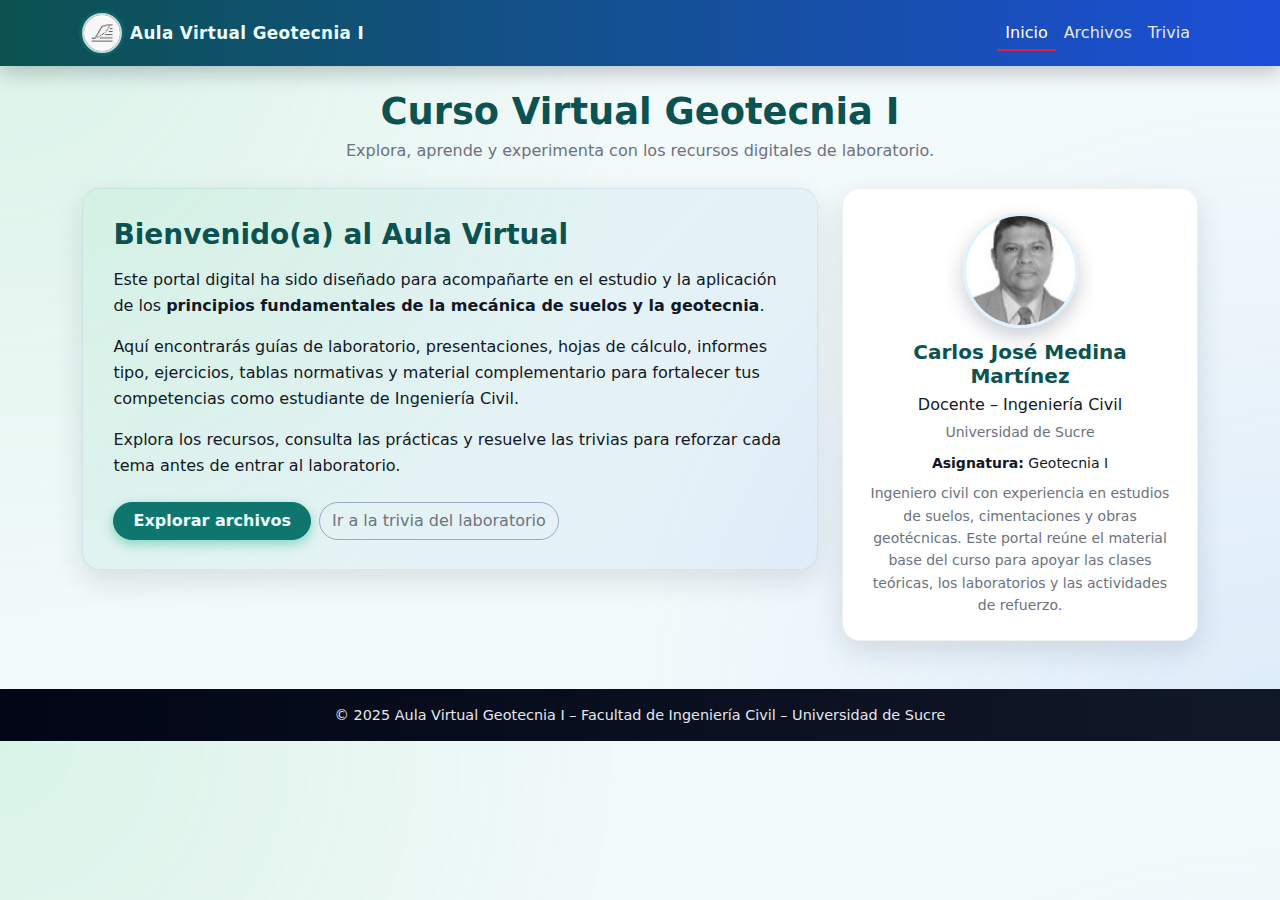
<file: index.html>
<!DOCTYPE html>
<html lang="es">

<head>
  <meta charset="UTF-8">
  <title>Aula Virtual Geotecnia I</title>
  <meta name="viewport" content="width=device-width, initial-scale=1">

  <!-- Bootstrap -->
  <link href="https://cdn.jsdelivr.net/npm/bootstrap@5.3.3/dist/css/bootstrap.min.css" rel="stylesheet">

  <!-- Estilos propios -->
  <link rel="stylesheet" href="style.css">
</head>

<body>

  <!-- NAVBAR -->
  <nav class="navbar navbar-expand-lg">
    <div class="container">

      <!-- LOGO + TÍTULO -->
      <a class="navbar-brand d-flex align-items-center fw-bold" href="index.html">
        <img src="imagenes/logo.jpg" alt="Logo laboratorio de geotecnia" class="logo-empresa me-2">
        <span>Aula Virtual Geotecnia I</span>
      </a>

      <!-- BOTÓN HAMBURGUESA -->
      <button class="navbar-toggler" type="button" data-bs-toggle="collapse" data-bs-target="#navBar">
        <span class="navbar-toggler-icon"></span>
      </button>

      <!-- ITEMS DEL MENÚ -->
      <div class="collapse navbar-collapse" id="navBar">
        <ul class="navbar-nav ms-auto">
          <li class="nav-item"><a class="nav-link active" href="index.html">Inicio</a></li>
          <li class="nav-item"><a class="nav-link" href="archivos.html">Archivos</a></li>
          <li class="nav-item"><a class="nav-link" href="trivia.html">Trivia</a></li>
        </ul>
      </div>

    </div>
  </nav>
  <!-- /NAVBAR -->

  <!-- CABECERA -->
  <header class="py-4">
    <div class="container">
      <h1 class="text-center fw-bold mb-1">Curso Virtual Geotecnia I</h1>
      <p class="text-center text-muted mb-0">
        Explora, aprende y experimenta con los recursos digitales de laboratorio.
      </p>
    </div>
  </header>

  <!-- CONTENIDO PRINCIPAL -->
  <main class="container mb-5">
    <div class="row g-4">

      <!-- COLUMNA IZQUIERDA (BIENVENIDA) -->
      <div class="col-lg-8">
        <section class="hero card-custom">
          <h3 class="mb-3">Bienvenido(a) al Aula Virtual</h3>

          <p>
            Este portal digital ha sido diseñado para acompañarte en el estudio y la aplicación de los
            <strong>principios fundamentales de la mecánica de suelos y la geotecnia</strong>.
          </p>

          <p>
            Aquí encontrarás guías de laboratorio, presentaciones, hojas de cálculo, informes tipo,
            ejercicios, tablas normativas y material complementario para fortalecer tus competencias
            como estudiante de Ingeniería Civil.
          </p>

          <p class="mb-0">
            Explora los recursos, consulta las prácticas y resuelve las trivias para reforzar cada tema
            antes de entrar al laboratorio.
          </p>

          <div class="mt-4 d-flex flex-wrap gap-2">
            <a href="archivos.html" class="btn btn-main">Explorar archivos</a>
            <a href="trivia.html" class="btn btn-outline-secondary">Ir a la trivia del laboratorio</a>
          </div>
        </section>
      </div>

      <!-- COLUMNA DERECHA (DOCENTE) -->
      <div class="col-lg-4">
        <aside class="card-custom p-4 text-center">

          <!-- FOTO DEL PROFESOR -->
          <img src="imagenes/foto-profesor.jpg" alt="Foto del docente" class="docente-foto">

          <h5 class="fw-bold mb-1">Carlos José Medina Martínez</h5>
          <p class="mb-1">Docente – Ingeniería Civil</p>
          <p class="text-muted small mb-2">Universidad de Sucre</p>

          <p class="small mb-2"><strong>Asignatura:</strong> Geotecnia I</p>

          <p class="small text-muted mb-0">
            Ingeniero civil con experiencia en estudios de suelos, cimentaciones y obras geotécnicas.
            Este portal reúne el material base del curso para apoyar las clases teóricas, los laboratorios
            y las actividades de refuerzo.
          </p>

        </aside>
      </div>

    </div>
  </main>

  <!-- PIE DE PÁGINA -->
  <footer class="site-footer">
    <div class="container text-center">
      © 2025 Aula Virtual Geotecnia I – Facultad de Ingeniería Civil – Universidad de Sucre
    </div>
  </footer>

  <!-- SCRIPTS -->
  <script src="https://cdn.jsdelivr.net/npm/bootstrap@5.3.3/dist/js/bootstrap.bundle.min.js"></script>
</body>

</html>
</file>
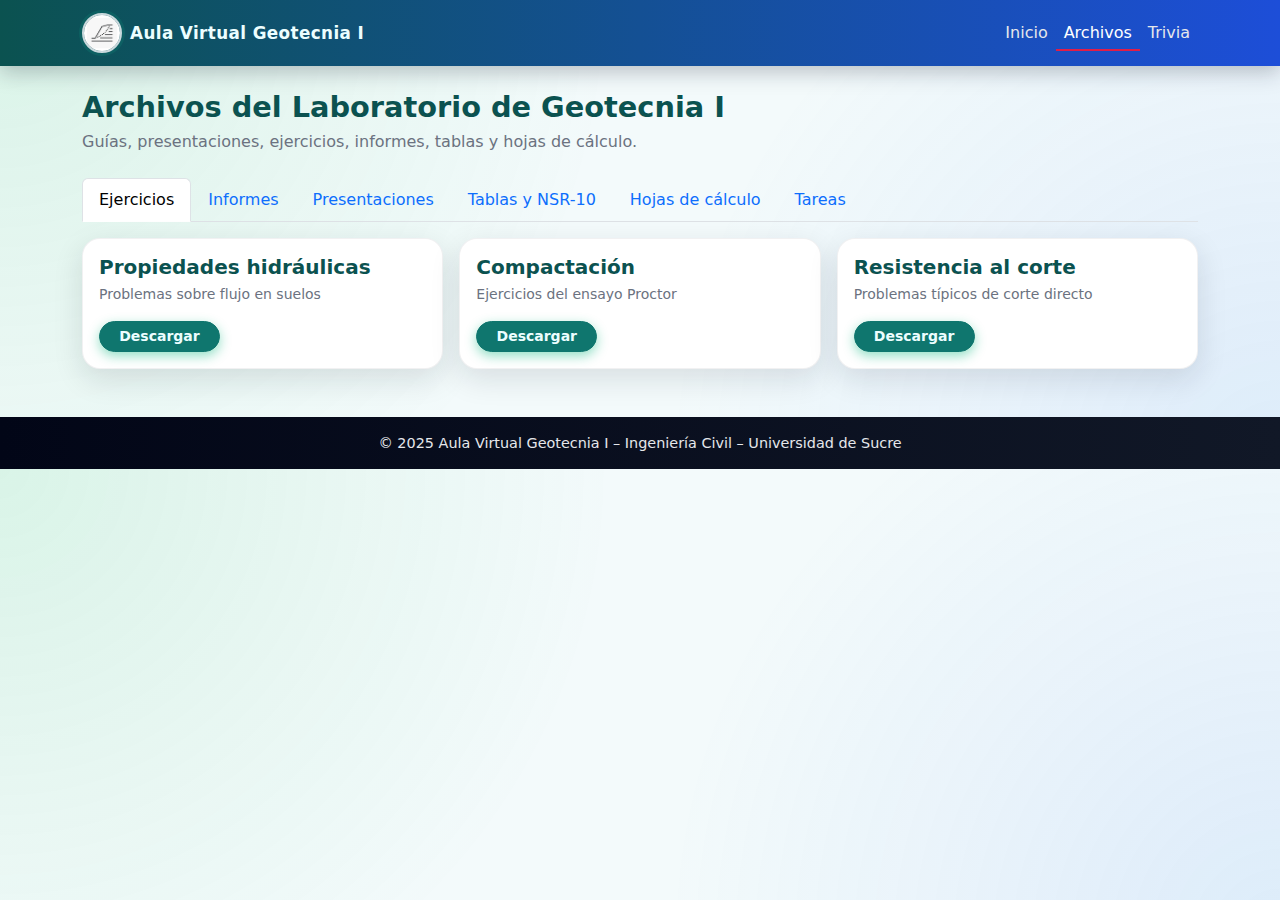
<file: archivos.html>
<!DOCTYPE html>
<html lang="es">

<head>
  <meta charset="UTF-8">
  <title>Archivos – Aula Virtual Geotecnia I</title>
  <meta name="viewport" content="width=device-width, initial-scale=1">

  <link href="https://cdn.jsdelivr.net/npm/bootstrap@5.3.3/dist/css/bootstrap.min.css" rel="stylesheet">
  <link rel="stylesheet" href="style.css">
</head>

<body>

  <!-- NAVBAR -->
  <nav class="navbar navbar-expand-lg">
    <div class="container">

      <a class="navbar-brand d-flex align-items-center fw-bold" href="index.html">
        <img src="imagenes/logo.jpg" alt="Logo laboratorio" class="logo-empresa me-2">
        <span>Aula Virtual Geotecnia I</span>
      </a>

      <button class="navbar-toggler" type="button" data-bs-toggle="collapse" data-bs-target="#navBar">
        <span class="navbar-toggler-icon"></span>
      </button>

      <div class="collapse navbar-collapse" id="navBar">
        <ul class="navbar-nav ms-auto">
          <li class="nav-item"><a class="nav-link" href="index.html">Inicio</a></li>
          <li class="nav-item"><a class="nav-link active" href="archivos.html">Archivos</a></li>
          <li class="nav-item"><a class="nav-link" href="trivia.html">Trivia</a></li>
        </ul>
      </div>

    </div>
  </nav>
  <!-- /NAVBAR -->


  <!-- HEADER -->
  <header class="py-4">
    <div class="container">
      <h2 class="fw-bold mb-1">Archivos del Laboratorio de Geotecnia I</h2>
      <p class="text-muted mb-0">Guías, presentaciones, ejercicios, informes, tablas y hojas de cálculo.</p>
    </div>
  </header>


  <!-- CONTENIDO -->
  <main class="container mb-5">

    <!-- PESTAÑAS -->
    <ul class="nav nav-tabs mb-3">

      <li class="nav-item">
        <button class="nav-link active" data-bs-toggle="tab" data-bs-target="#ejercicios">Ejercicios</button>
      </li>

      <li class="nav-item">
        <button class="nav-link" data-bs-toggle="tab" data-bs-target="#informes">Informes</button>
      </li>

      <li class="nav-item">
        <button class="nav-link" data-bs-toggle="tab" data-bs-target="#presentaciones">Presentaciones</button>
      </li>

      <li class="nav-item">
        <button class="nav-link" data-bs-toggle="tab" data-bs-target="#tablas">Tablas y NSR-10</button>
      </li>

      <li class="nav-item">
        <button class="nav-link" data-bs-toggle="tab" data-bs-target="#hojas">Hojas de cálculo</button>
      </li>

      <li class="nav-item">
        <button class="nav-link" data-bs-toggle="tab" data-bs-target="#tareas">Tareas</button>
      </li>

    </ul>


    <div class="tab-content">


      <!-- ========================================= -->
      <!-- 🚧 EJERCICIOS -->
      <!-- ========================================= -->

      <div class="tab-pane fade show active" id="ejercicios">
        <div class="row g-3">

          <div class="col-md-4">
            <div class="card-custom p-3">
              <h5 class="mb-1">Propiedades hidráulicas</h5>
              <p class="text-muted small">Problemas sobre flujo en suelos</p>
              <a href="Ejercicios/ejercicios_propiedades_hidraulicas.pdf" class="btn btn-main btn-sm">Descargar</a>
            </div>
          </div>

          <div class="col-md-4">
            <div class="card-custom p-3">
              <h5 class="mb-1">Compactación</h5>
              <p class="text-muted small">Ejercicios del ensayo Proctor</p>
              <a href="Ejercicios/ejercicioscompactación.pdf" class="btn btn-main btn-sm">Descargar</a>
            </div>
          </div>

          <div class="col-md-4">
            <div class="card-custom p-3">
              <h5 class="mb-1">Resistencia al corte</h5>
              <p class="text-muted small">Problemas típicos de corte directo</p>
              <a href="Ejercicios/problemas_resistenciacorte.pdf" class="btn btn-main btn-sm">Descargar</a>
            </div>
          </div>

        </div>
      </div>




      <!-- ========================================= -->
      <!-- 📄 INFORMES -->
      <!-- ========================================= -->

      <div class="tab-pane fade" id="informes">
        <div class="row g-3">

          <div class="col-md-4">
            <div class="card-custom p-3">
              <h5>Informe 1 – Granulometría</h5>
              <a href="Informes/informe-1-Granulometria.pdf" class="btn btn-main btn-sm">Descargar</a>
            </div>
          </div>

          <div class="col-md-4">
            <div class="card-custom p-3">
              <h5>Informe 2 – Hidrometría</h5>
              <a href="Informes/informe-2-Hidrometria.pdf" class="btn btn-main btn-sm">Descargar</a>
            </div>
          </div>

          <div class="col-md-4">
            <div class="card-custom p-3">
              <h5>Informe 3 – Límites Atterberg</h5>
              <a href="Informes/informe-3-Geotecnia-Limites-atterberg.pdf" class="btn btn-main btn-sm">Descargar</a>
            </div>
          </div>

          <div class="col-md-4">
            <div class="card-custom p-3">
              <h5>Informe 4 – Relaciones de fases</h5>
              <a href="Informes/informe-4-Relaciones-fases.pdf" class="btn btn-main btn-sm">Descargar</a>
            </div>
          </div>

          <div class="col-md-4">
            <div class="card-custom p-3">
              <h5>Informe 5 – Peso unitario</h5>
              <a href="Informes/informe-5-Peso-unitario.pdf" class="btn btn-main btn-sm">Descargar</a>
            </div>
          </div>

          <div class="col-md-4">
            <div class="card-custom p-3">
              <h5>Informe 6 – Ensayo Proctor Mod.</h5>
              <a href="Informes/informe-6-ensayo-proctor-modificado.pdf" class="btn btn-main btn-sm">Descargar</a>
            </div>
          </div>

          <div class="col-md-4">
            <div class="card-custom p-3">
              <h5>Informe 7 – Cono de arena</h5>
              <a href="Informes/informe-7-Cono-Arena.pdf" class="btn btn-main btn-sm">Descargar</a>
            </div>
          </div>

          <div class="col-md-4">
            <div class="card-custom p-3">
              <h5>Informe 8 – Consolidación</h5>
              <a href="Informes/informe-8-consolidacion.pdf" class="btn btn-main btn-sm">Descargar</a>
            </div>
          </div>

          <div class="col-md-4">
            <div class="card-custom p-3">
              <h5>Informe 9 – Consolidación (II)</h5>
              <a href="Informes/informe-9-Consolidacion.pdf" class="btn btn-main btn-sm">Descargar</a>
            </div>
          </div>

          <div class="col-md-4">
            <div class="card-custom p-3">
              <h5>Informe 10 – Corte Directo</h5>
              <a href="Informes/informe-10-CorteDirecto.pdf" class="btn btn-main btn-sm">Descargar</a>
            </div>
          </div>

          <div class="col-md-4">
            <div class="card-custom p-3">
              <h5>Informe 11 – Compresión inconfinada</h5>
              <a href="Informes/informe-11-Compresion-Inconfinada.pdf" class="btn btn-main btn-sm">Descargar</a>
            </div>
          </div>

        </div>
      </div>




      <!-- ========================================= -->
      <!-- 🎞 PRESENTACIONES -->
      <!-- ========================================= -->

      <div class="tab-pane fade" id="presentaciones">
        <div class="row g-3">

          <div class="col-md-4">
            <div class="card-custom p-3">
              <h5>Programación del curso</h5>
              <a href="Presentaciones/Programación-curso-Geotecnia-I.pdf" class="btn btn-main btn-sm">Descargar</a>
            </div>
          </div>

          <!-- Módulos reales -->
          <div class="col-md-4">
            <div class="card-custom p-3">
              <h5>Módulo 1 – Dist. Granulométrica</h5>
              <a href="Presentaciones/MODULO-1-dist granulometrica.pdf" class="btn btn-main btn-sm">Descargar</a>
            </div>
          </div>

          <div class="col-md-4">
            <div class="card-custom p-3">
              <h5>Módulo 2 – Consistencia suelos finos</h5>
              <a href="Presentaciones/MODULO-2-consistencia suelos finos.pdf" class="btn btn-main btn-sm">Descargar</a>
            </div>
          </div>

          <div class="col-md-4">
            <div class="card-custom p-3">
              <h5>Módulo 3 – Clasificación de suelos</h5>
              <a href="Presentaciones/MODULO-3-Clasificación de suelos.pdf" class="btn btn-main btn-sm">Descargar</a>
            </div>
          </div>

          <div class="col-md-4">
            <div class="card-custom p-3">
              <h5>Módulo 4 – Relaciones de fases</h5>
              <a href="Presentaciones/MODULO-4-Relaciones de fases.pdf" class="btn btn-main btn-sm">Descargar</a>
            </div>
          </div>

          <div class="col-md-4">
            <div class="card-custom p-3">
              <h5>Módulo 6 – Compactación</h5>
              <a href="Presentaciones/MODULO-6-Compactación.pdf" class="btn btn-main btn-sm">Descargar</a>
            </div>
          </div>

          <div class="col-md-4">
            <div class="card-custom p-3">
              <h5>Módulo 7 – Propiedades hidráulicas</h5>
              <a href="Presentaciones/MODULO-7-Prop hidraulicas.pdf" class="btn btn-main btn-sm">Descargar</a>
            </div>
          </div>

          <div class="col-md-4">
            <div class="card-custom p-3">
              <h5>Módulo 8 – Esfuerzos en suelos</h5>
              <a href="Presentaciones/MODULO-8-Esfuerzos en una masa de suelo.pdf" class="btn btn-main btn-sm">Descargar</a>
            </div>
          </div>

          <div class="col-md-4">
            <div class="card-custom p-3">
              <h5>Módulo 9 – Consolidación</h5>
              <a href="Presentaciones/MODULO-9-Consolidación.pdf" class="btn btn-main btn-sm">Descargar</a>
            </div>
          </div>

          <div class="col-md-4">
            <div class="card-custom p-3">
              <h5>Módulo 10 – Resistencia al corte</h5>
              <a href="Presentaciones/MODULO-10-Resistencia al corte.pdf" class="btn btn-main btn-sm">Descargar</a>
            </div>
          </div>

        </div>
      </div>




      <!-- ========================================= -->
      <!-- 📊 TABLAS / NSR-10 -->
      <!-- ========================================= -->

      <div class="tab-pane fade" id="tablas">
        <div class="row g-3">

          <div class="col-md-4">
            <div class="card-custom p-3">
              <h5>Ensayo de consolidación</h5>
              <a href="Graficas-tablas-Nsr-10-H/ensayo-consolidación.pdf" class="btn btn-main btn-sm">Descargar</a>
            </div>
          </div>

          <div class="col-md-4">
            <div class="card-custom p-3">
              <h5>Corte confinado</h5>
              <a href="Graficas-tablas-Nsr-10-H/ensayo-corte-confinado.pdf" class="btn btn-main btn-sm">Descargar</a>
            </div>
          </div>

          <div class="col-md-4">
            <div class="card-custom p-3">
              <h5>Corte directo</h5>
              <a href="Graficas-tablas-Nsr-10-H/ensayo-corte-directo.pdf" class="btn btn-main btn-sm">Descargar</a>
            </div>
          </div>

          <div class="col-md-4">
            <div class="card-custom p-3">
              <h5>Factores de influencia</h5>
              <a href="Graficas-tablas-Nsr-10-H/GRAFICAS-TABLAS-FACTORES-INFLUENCIA.pdf" class="btn btn-main btn-sm">Descargar</a>
            </div>
          </div>

          <div class="col-md-4">
            <div class="card-custom p-3">
              <h5>NSR-10 Título H</h5>
              <a href="Graficas-tablas-Nsr-10-H/Titulo-H-NSR-10.pdf" class="btn btn-main btn-sm">Descargar</a>
            </div>
          </div>

        </div>
      </div>




      <!-- ========================================= -->
      <!-- 📘 HOJAS DE CÁLCULO -->
      <!-- ========================================= -->

      <div class="tab-pane fade" id="hojas">
        <div class="row g-3">

          <div class="col-md-4">
            <div class="card-custom p-3">
              <h5>Corte confinado – Excel</h5>
              <a href="Hojas-Cálculo/Ensayo-corte-confinado.xlsx" class="btn btn-main btn-sm">Descargar</a>
            </div>
          </div>

          <div class="col-md-4">
            <div class="card-custom p-3">
              <h5>Corte directo – Excel</h5>
              <a href="Hojas-Cálculo/Ensayo-Corte-Directo.xlsx" class="btn btn-main btn-sm">Descargar</a>
            </div>
          </div>

          <div class="col-md-4">
            <div class="card-custom p-3">
              <h5>Lecturas – Consolidación</h5>
              <a href="Hojas-Cálculo/Lecturas-Consolidación.xlsx" class="btn btn-main btn-sm">Descargar</a>
            </div>
          </div>

        </div>
      </div>




      <!-- ========================================= -->
      <!-- 📝 TAREAS -->
      <!-- ========================================= -->

      <div class="tab-pane fade" id="tareas">
        <div class="row g-3">

          <div class="col-md-4">
            <div class="card-custom p-3">
              <h5>Tarea – Licuefacción</h5>
              <a href="Tareas/Licuefacción.pdf" class="btn btn-main btn-sm">Descargar</a>
            </div>
          </div>

        </div>
      </div>

    </div>
  </main>




  <!-- FOOTER -->
  <footer class="site-footer">
    <div class="container text-center">
      © 2025 Aula Virtual Geotecnia I – Ingeniería Civil – Universidad de Sucre
    </div>
  </footer>


  <!-- SCRIPTS -->
  <script src="https://cdn.jsdelivr.net/npm/bootstrap@5.3.3/dist/js/bootstrap.bundle.min.js"></script>

</body>

</html>
</file>
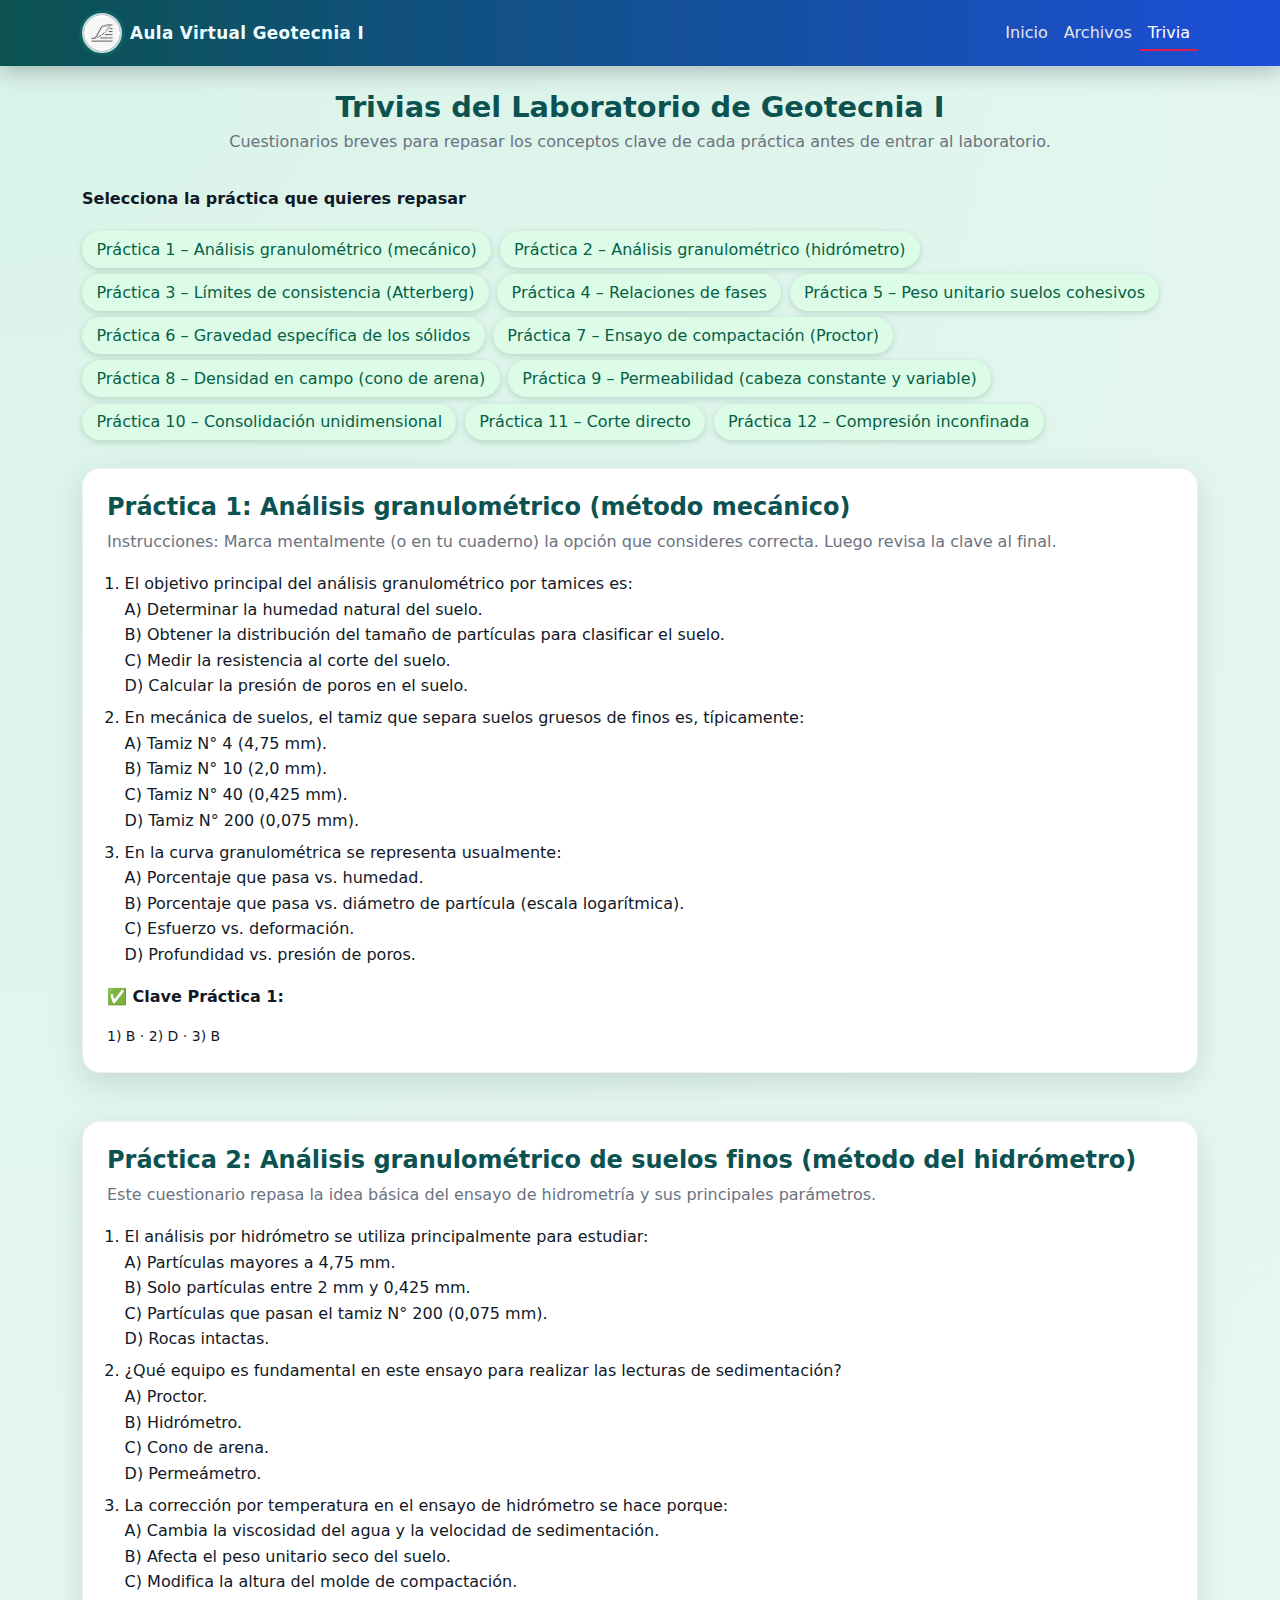
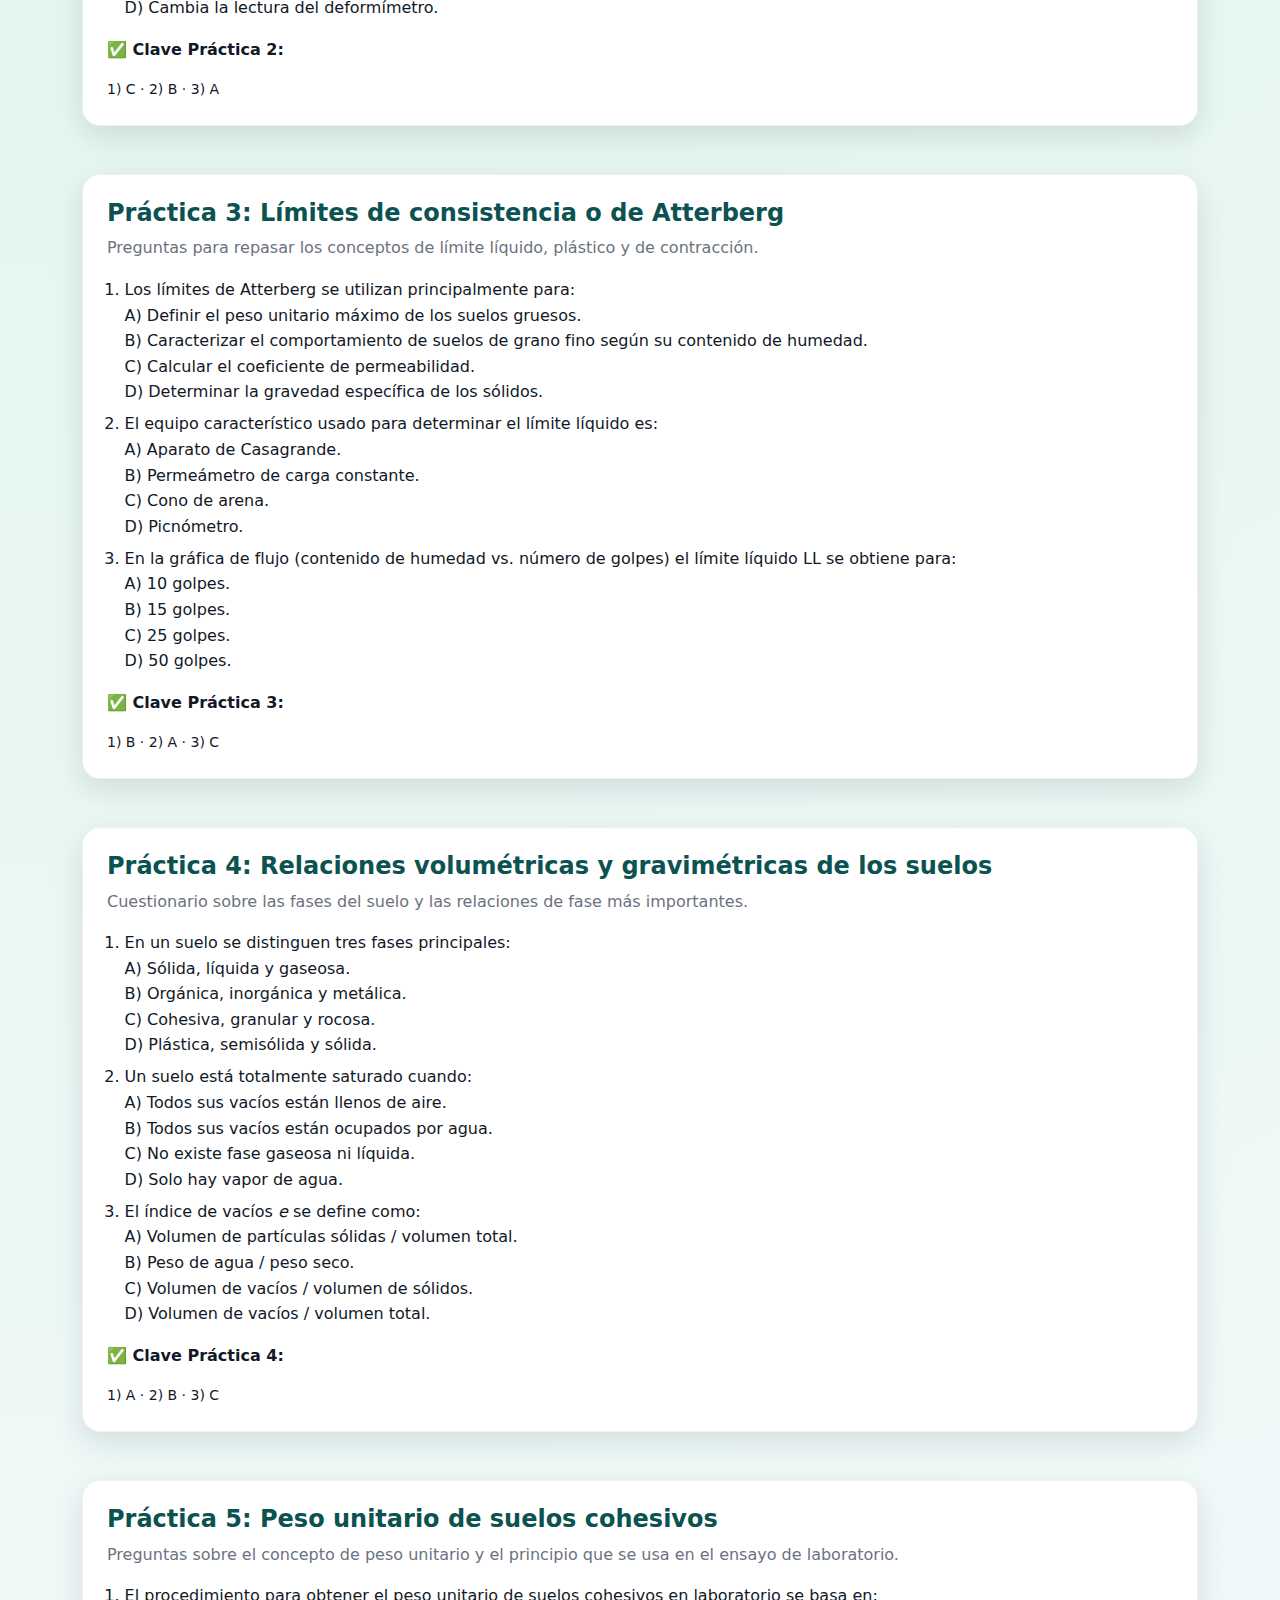
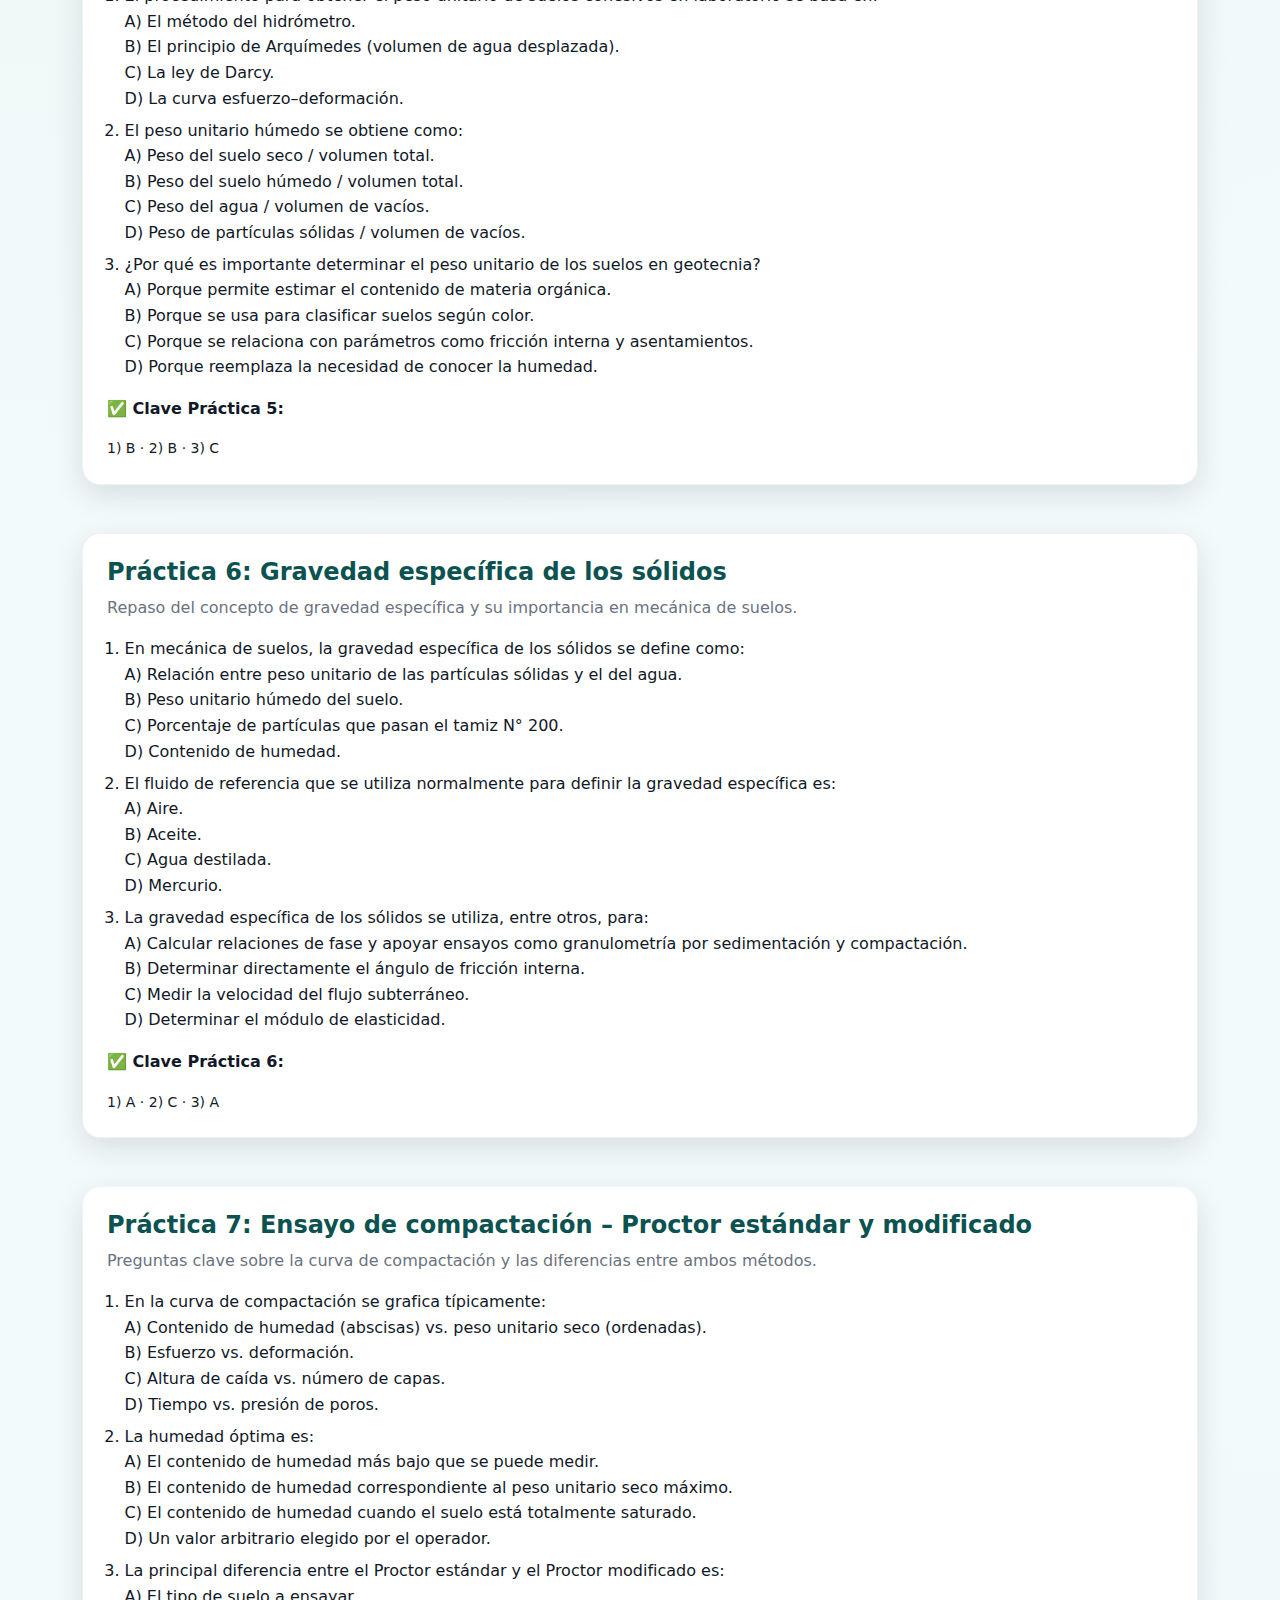
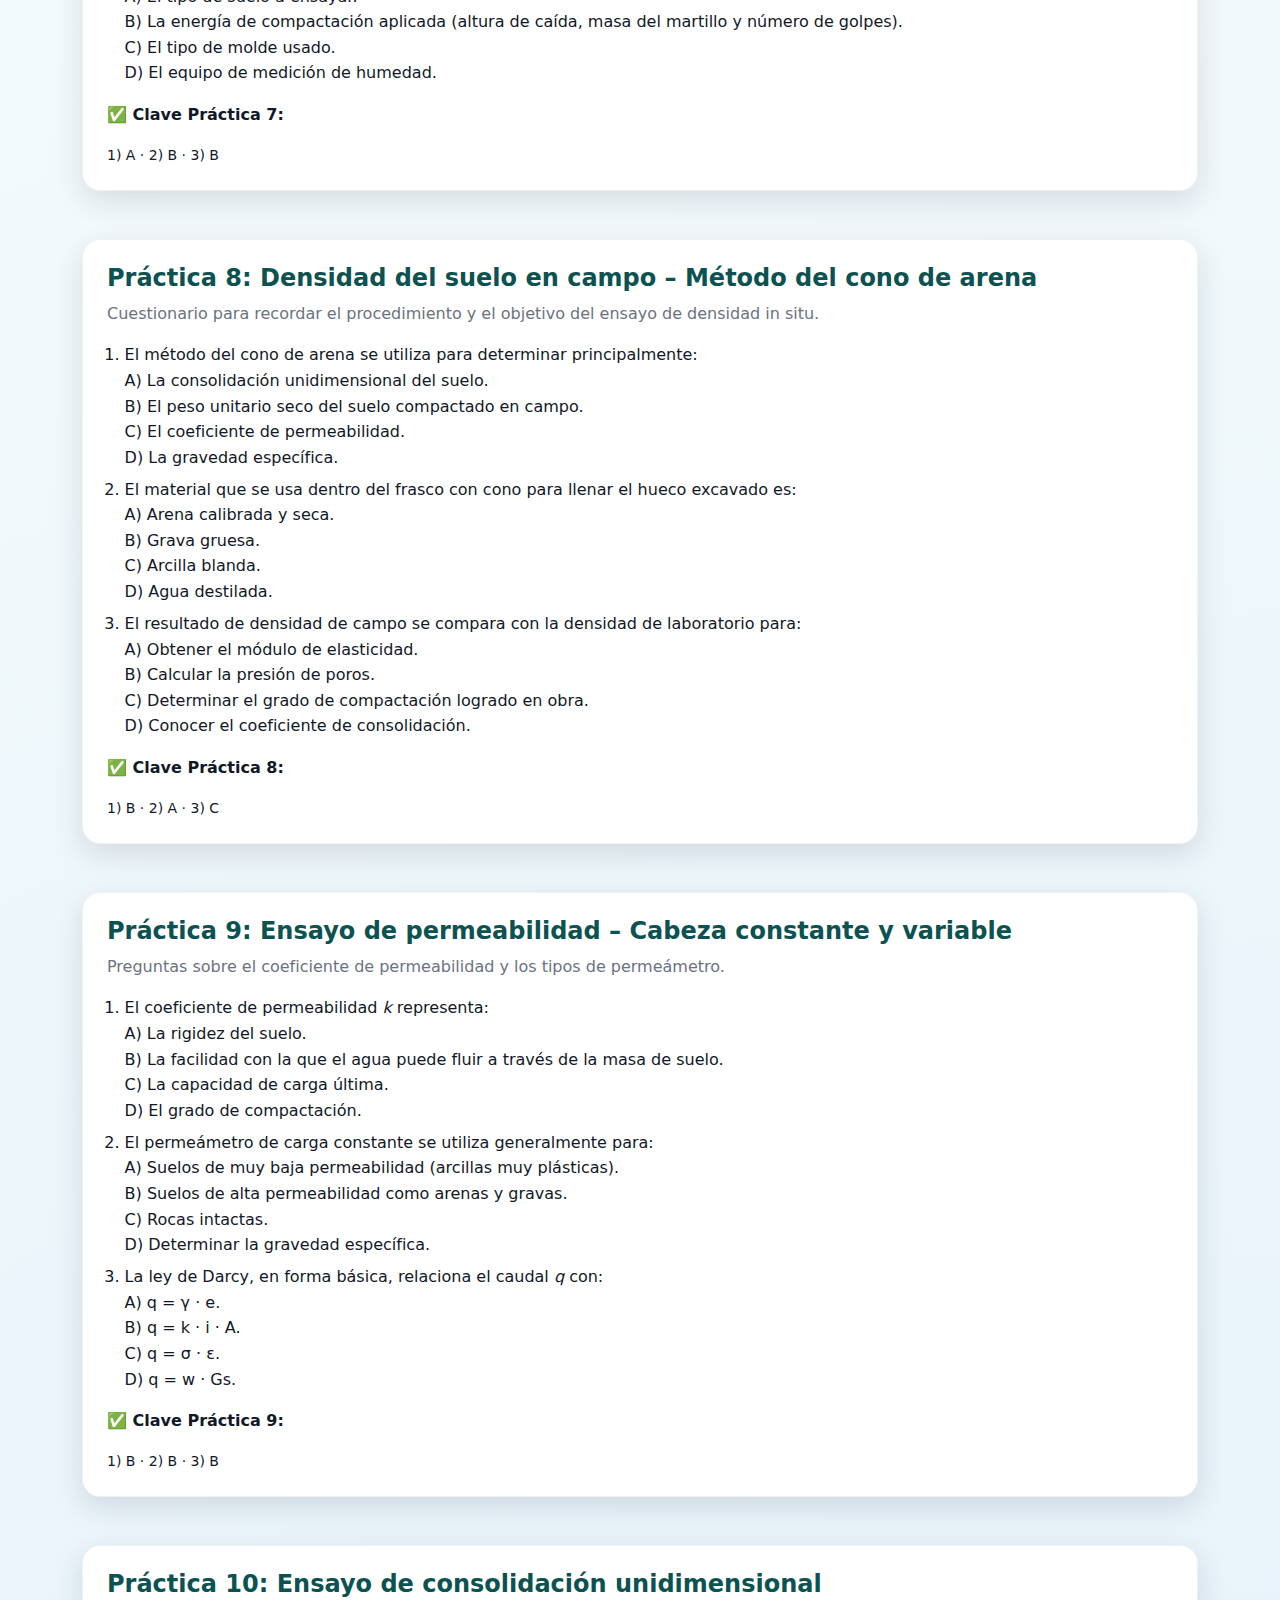
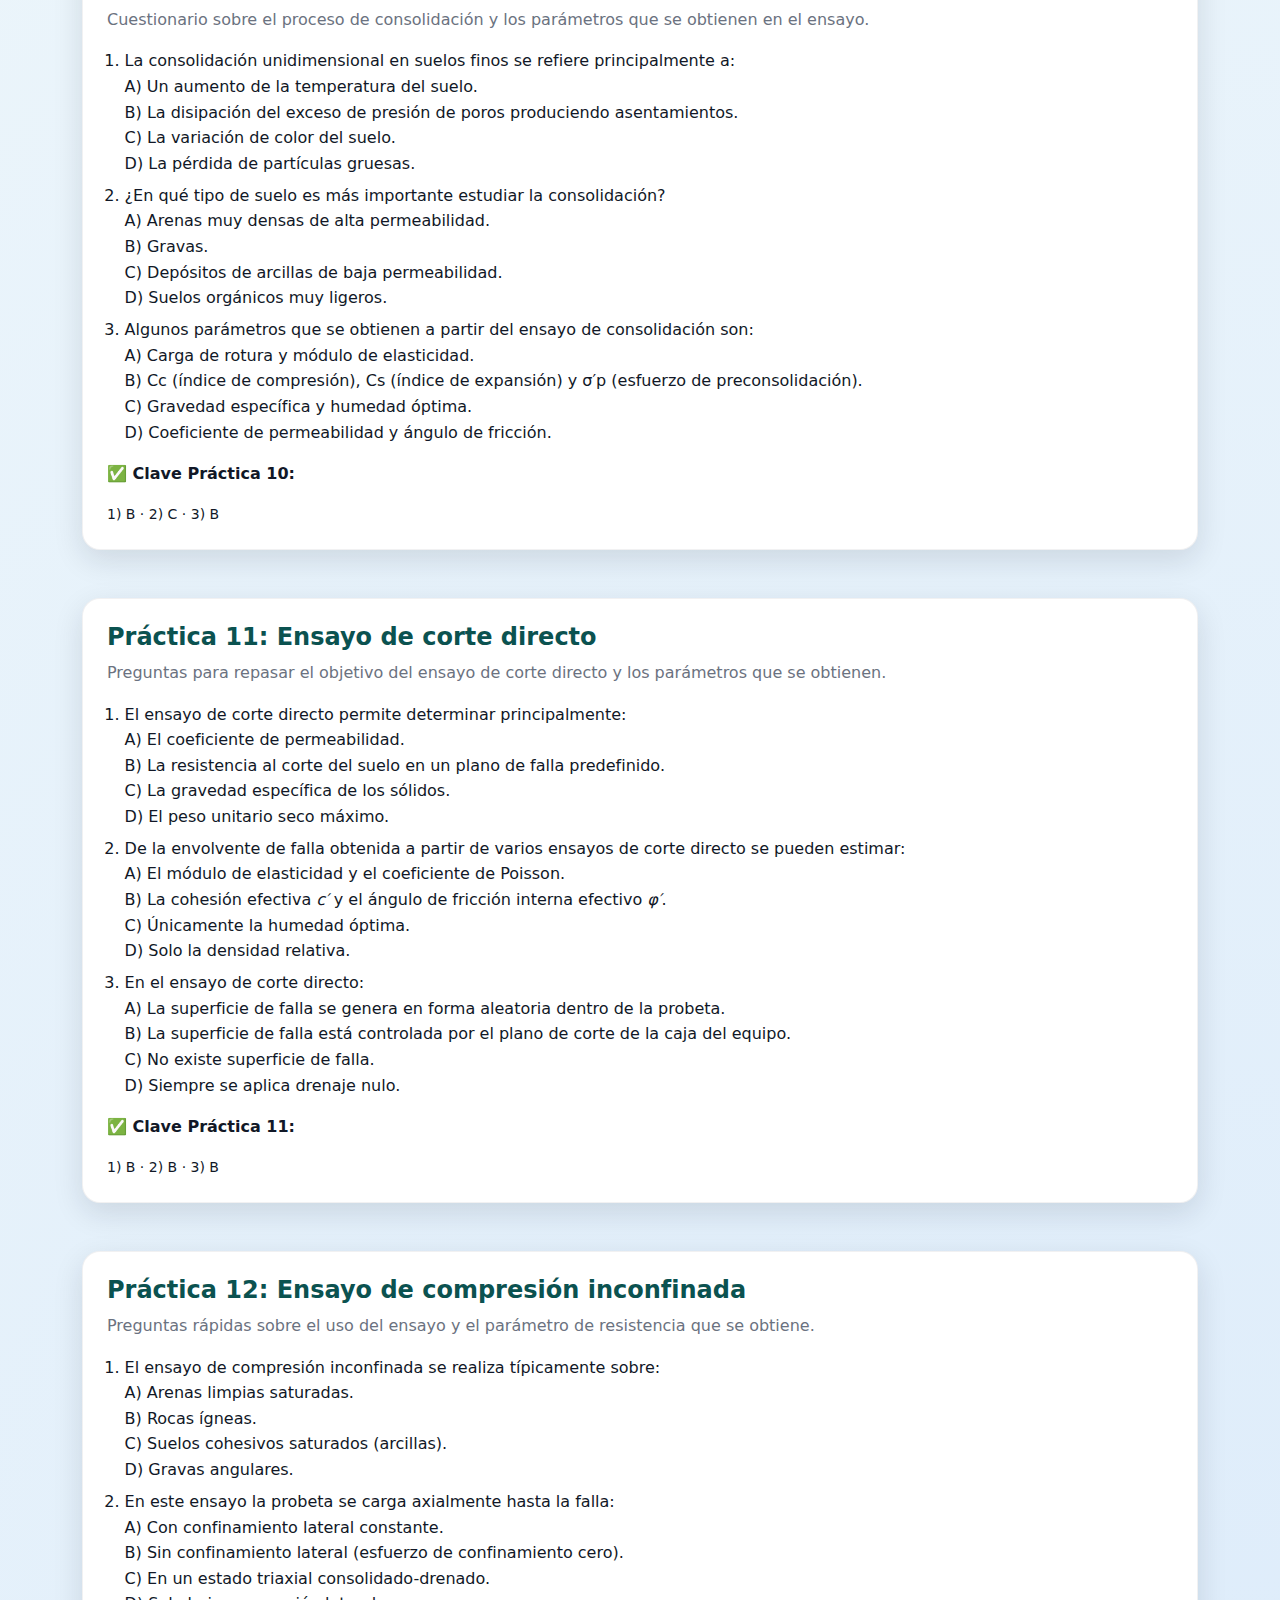
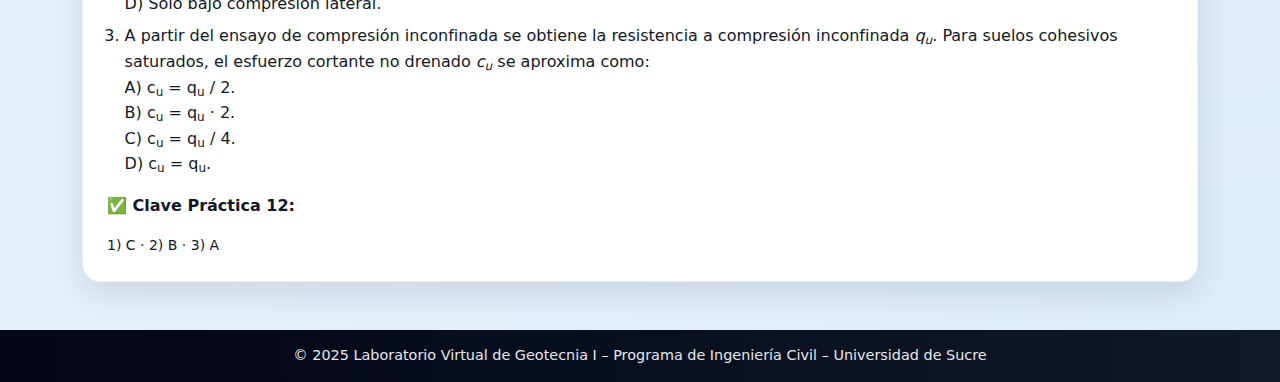
<file: trivia.html>
<!DOCTYPE html>
<html lang="es">

<head>
  <meta charset="UTF-8" />
  <title>Trivia – Aula Virtual Geotecnia I</title>
  <meta name="viewport" content="width=device-width, initial-scale=1" />
  <link href="https://cdn.jsdelivr.net/npm/bootstrap@5.3.3/dist/css/bootstrap.min.css" rel="stylesheet" />
  <link rel="stylesheet" href="style.css" />
</head>

<body>
  <!-- NAVBAR -->
  <nav class="navbar navbar-expand-lg">
    <div class="container">
      <a class="navbar-brand d-flex align-items-center fw-bold" href="index.html">
        <img src="imagenes/logo.jpg" alt="Logo Geotecnia" class="logo-empresa me-2" />
        <span>Aula Virtual Geotecnia I</span>
      </a>
      <button class="navbar-toggler" type="button" data-bs-toggle="collapse" data-bs-target="#navBar">
        <span class="navbar-toggler-icon"></span>
      </button>
      <div class="collapse navbar-collapse" id="navBar">
        <ul class="navbar-nav ms-auto">
          <li class="nav-item"><a class="nav-link" href="index.html">Inicio</a></li>
          <li class="nav-item"><a class="nav-link" href="archivos.html">Archivos</a></li>
          <li class="nav-item"><a class="nav-link active" href="trivia.html">Trivia</a></li>
        </ul>
      </div>
    </div>
  </nav>
  <!-- /NAVBAR -->

  <header class="py-4">
    <div class="container">
      <h2 class="fw-bold mb-1 text-center">Trivias del Laboratorio de Geotecnia I</h2>
      <p class="text-center text-muted mb-0">
        Cuestionarios breves para repasar los conceptos clave de cada práctica antes de entrar al laboratorio.
      </p>
    </div>
  </header>

  <main class="container mb-5">
    <!-- BOTONES RÁPIDOS -->
    <section class="mb-4">
      <p class="fw-semibold mt-2">Selecciona la práctica que quieres repasar</p>
      <a class="btn-tag" href="#p1">Práctica 1 – Análisis granulométrico (mecánico)</a>
      <a class="btn-tag" href="#p2">Práctica 2 – Análisis granulométrico (hidrómetro)</a>
      <a class="btn-tag" href="#p3">Práctica 3 – Límites de consistencia (Atterberg)</a>
      <a class="btn-tag" href="#p4">Práctica 4 – Relaciones de fases</a>
      <a class="btn-tag" href="#p5">Práctica 5 – Peso unitario suelos cohesivos</a>
      <a class="btn-tag" href="#p6">Práctica 6 – Gravedad específica de los sólidos</a>
      <a class="btn-tag" href="#p7">Práctica 7 – Ensayo de compactación (Proctor)</a>
      <a class="btn-tag" href="#p8">Práctica 8 – Densidad en campo (cono de arena)</a>
      <a class="btn-tag" href="#p9">Práctica 9 – Permeabilidad (cabeza constante y variable)</a>
      <a class="btn-tag" href="#p10">Práctica 10 – Consolidación unidimensional</a>
      <a class="btn-tag" href="#p11">Práctica 11 – Corte directo</a>
      <a class="btn-tag" href="#p12">Práctica 12 – Compresión inconfinada</a>
    </section>

    <!-- =============== P1 ================= -->
    <section id="p1" class="mb-5">
      <div class="card-custom p-4">
        <h4 class="mb-2">Práctica 1: Análisis granulométrico (método mecánico)</h4>
        <p class="text-muted mb-3">
          Instrucciones: Marca mentalmente (o en tu cuaderno) la opción que consideres correcta. Luego revisa la clave al final.
        </p>
        <ol>
          <li>
            El objetivo principal del análisis granulométrico por tamices es:<br />
            A) Determinar la humedad natural del suelo.<br />
            B) Obtener la distribución del tamaño de partículas para clasificar el suelo.<br />
            C) Medir la resistencia al corte del suelo.<br />
            D) Calcular la presión de poros en el suelo.
          </li>
          <li>
            En mecánica de suelos, el tamiz que separa suelos gruesos de finos es, típicamente:<br />
            A) Tamiz N° 4 (4,75 mm).<br />
            B) Tamiz N° 10 (2,0 mm).<br />
            C) Tamiz N° 40 (0,425 mm).<br />
            D) Tamiz N° 200 (0,075 mm).
          </li>
          <li>
            En la curva granulométrica se representa usualmente:<br />
            A) Porcentaje que pasa vs. humedad.<br />
            B) Porcentaje que pasa vs. diámetro de partícula (escala logarítmica).<br />
            C) Esfuerzo vs. deformación.<br />
            D) Profundidad vs. presión de poros.
          </li>
        </ol>
        <p class="fw-semibold mt-3">✅ Clave Práctica 1:</p>
        <p class="small mb-0">1) B · 2) D · 3) B</p>
      </div>
    </section>

    <!-- =============== P2 ================= -->
    <section id="p2" class="mb-5">
      <div class="card-custom p-4">
        <h4 class="mb-2">Práctica 2: Análisis granulométrico de suelos finos (método del hidrómetro)</h4>
        <p class="text-muted mb-3">
          Este cuestionario repasa la idea básica del ensayo de hidrometría y sus principales parámetros.
        </p>
        <ol>
          <li>
            El análisis por hidrómetro se utiliza principalmente para estudiar:<br />
            A) Partículas mayores a 4,75 mm.<br />
            B) Solo partículas entre 2 mm y 0,425 mm.<br />
            C) Partículas que pasan el tamiz N° 200 (0,075 mm).<br />
            D) Rocas intactas.
          </li>
          <li>
            ¿Qué equipo es fundamental en este ensayo para realizar las lecturas de sedimentación?<br />
            A) Proctor.<br />
            B) Hidrómetro.<br />
            C) Cono de arena.<br />
            D) Permeámetro.
          </li>
          <li>
            La corrección por temperatura en el ensayo de hidrómetro se hace porque:<br />
            A) Cambia la viscosidad del agua y la velocidad de sedimentación.<br />
            B) Afecta el peso unitario seco del suelo.<br />
            C) Modifica la altura del molde de compactación.<br />
            D) Cambia la lectura del deformímetro.
          </li>
        </ol>
        <p class="fw-semibold mt-3">✅ Clave Práctica 2:</p>
        <p class="small mb-0">1) C · 2) B · 3) A</p>
      </div>
    </section>

    <!-- =============== P3 ================= -->
    <section id="p3" class="mb-5">
      <div class="card-custom p-4">
        <h4 class="mb-2">Práctica 3: Límites de consistencia o de Atterberg</h4>
        <p class="text-muted mb-3">
          Preguntas para repasar los conceptos de límite líquido, plástico y de contracción.
        </p>
        <ol>
          <li>
            Los límites de Atterberg se utilizan principalmente para:<br />
            A) Definir el peso unitario máximo de los suelos gruesos.<br />
            B) Caracterizar el comportamiento de suelos de grano fino según su contenido de humedad.<br />
            C) Calcular el coeficiente de permeabilidad.<br />
            D) Determinar la gravedad específica de los sólidos.
          </li>
          <li>
            El equipo característico usado para determinar el límite líquido es:<br />
            A) Aparato de Casagrande.<br />
            B) Permeámetro de carga constante.<br />
            C) Cono de arena.<br />
            D) Picnómetro.
          </li>
          <li>
            En la gráfica de flujo (contenido de humedad vs. número de golpes) el límite líquido LL se obtiene
            para:<br />
            A) 10 golpes.<br />
            B) 15 golpes.<br />
            C) 25 golpes.<br />
            D) 50 golpes.
          </li>
        </ol>
        <p class="fw-semibold mt-3">✅ Clave Práctica 3:</p>
        <p class="small mb-0">1) B · 2) A · 3) C</p>
      </div>
    </section>

    <!-- =============== P4 ================= -->
    <section id="p4" class="mb-5">
      <div class="card-custom p-4">
        <h4 class="mb-2">Práctica 4: Relaciones volumétricas y gravimétricas de los suelos</h4>
        <p class="text-muted mb-3">
          Cuestionario sobre las fases del suelo y las relaciones de fase más importantes.
        </p>
        <ol>
          <li>
            En un suelo se distinguen tres fases principales:<br />
            A) Sólida, líquida y gaseosa.<br />
            B) Orgánica, inorgánica y metálica.<br />
            C) Cohesiva, granular y rocosa.<br />
            D) Plástica, semisólida y sólida.
          </li>
          <li>
            Un suelo está totalmente saturado cuando:<br />
            A) Todos sus vacíos están llenos de aire.<br />
            B) Todos sus vacíos están ocupados por agua.<br />
            C) No existe fase gaseosa ni líquida.<br />
            D) Solo hay vapor de agua.
          </li>
          <li>
            El índice de vacíos <em>e</em> se define como:<br />
            A) Volumen de partículas sólidas / volumen total.<br />
            B) Peso de agua / peso seco.<br />
            C) Volumen de vacíos / volumen de sólidos.<br />
            D) Volumen de vacíos / volumen total.
          </li>
        </ol>
        <p class="fw-semibold mt-3">✅ Clave Práctica 4:</p>
        <p class="small mb-0">1) A · 2) B · 3) C</p>
      </div>
    </section>

    <!-- =============== P5 ================= -->
    <section id="p5" class="mb-5">
      <div class="card-custom p-4">
        <h4 class="mb-2">Práctica 5: Peso unitario de suelos cohesivos</h4>
        <p class="text-muted mb-3">
          Preguntas sobre el concepto de peso unitario y el principio que se usa en el ensayo de laboratorio.
        </p>
        <ol>
          <li>
            El procedimiento para obtener el peso unitario de suelos cohesivos en laboratorio se basa en:<br />
            A) El método del hidrómetro.<br />
            B) El principio de Arquímedes (volumen de agua desplazada).<br />
            C) La ley de Darcy.<br />
            D) La curva esfuerzo–deformación.
          </li>
          <li>
            El peso unitario húmedo se obtiene como:<br />
            A) Peso del suelo seco / volumen total.<br />
            B) Peso del suelo húmedo / volumen total.<br />
            C) Peso del agua / volumen de vacíos.<br />
            D) Peso de partículas sólidas / volumen de vacíos.
          </li>
          <li>
            ¿Por qué es importante determinar el peso unitario de los suelos en geotecnia?<br />
            A) Porque permite estimar el contenido de materia orgánica.<br />
            B) Porque se usa para clasificar suelos según color.<br />
            C) Porque se relaciona con parámetros como fricción interna y asentamientos.<br />
            D) Porque reemplaza la necesidad de conocer la humedad.
          </li>
        </ol>
        <p class="fw-semibold mt-3">✅ Clave Práctica 5:</p>
        <p class="small mb-0">1) B · 2) B · 3) C</p>
      </div>
    </section>

    <!-- =============== P6 ================= -->
    <section id="p6" class="mb-5">
      <div class="card-custom p-4">
        <h4 class="mb-2">Práctica 6: Gravedad específica de los sólidos</h4>
        <p class="text-muted mb-3">
          Repaso del concepto de gravedad específica y su importancia en mecánica de suelos.
        </p>
        <ol>
          <li>
            En mecánica de suelos, la gravedad específica de los sólidos se define como:<br />
            A) Relación entre peso unitario de las partículas sólidas y el del agua.<br />
            B) Peso unitario húmedo del suelo.<br />
            C) Porcentaje de partículas que pasan el tamiz N° 200.<br />
            D) Contenido de humedad.
          </li>
          <li>
            El fluido de referencia que se utiliza normalmente para definir la gravedad específica es:<br />
            A) Aire.<br />
            B) Aceite.<br />
            C) Agua destilada.<br />
            D) Mercurio.
          </li>
          <li>
            La gravedad específica de los sólidos se utiliza, entre otros, para:<br />
            A) Calcular relaciones de fase y apoyar ensayos como granulometría por sedimentación y compactación.<br />
            B) Determinar directamente el ángulo de fricción interna.<br />
            C) Medir la velocidad del flujo subterráneo.<br />
            D) Determinar el módulo de elasticidad.
          </li>
        </ol>
        <p class="fw-semibold mt-3">✅ Clave Práctica 6:</p>
        <p class="small mb-0">1) A · 2) C · 3) A</p>
      </div>
    </section>

    <!-- =============== P7 ================= -->
    <section id="p7" class="mb-5">
      <div class="card-custom p-4">
        <h4 class="mb-2">Práctica 7: Ensayo de compactación – Proctor estándar y modificado</h4>
        <p class="text-muted mb-3">
          Preguntas clave sobre la curva de compactación y las diferencias entre ambos métodos.
        </p>
        <ol>
          <li>
            En la curva de compactación se grafica típicamente:<br />
            A) Contenido de humedad (abscisas) vs. peso unitario seco (ordenadas).<br />
            B) Esfuerzo vs. deformación.<br />
            C) Altura de caída vs. número de capas.<br />
            D) Tiempo vs. presión de poros.
          </li>
          <li>
            La humedad óptima es:<br />
            A) El contenido de humedad más bajo que se puede medir.<br />
            B) El contenido de humedad correspondiente al peso unitario seco máximo.<br />
            C) El contenido de humedad cuando el suelo está totalmente saturado.<br />
            D) Un valor arbitrario elegido por el operador.
          </li>
          <li>
            La principal diferencia entre el Proctor estándar y el Proctor modificado es:<br />
            A) El tipo de suelo a ensayar.<br />
            B) La energía de compactación aplicada (altura de caída, masa del martillo y número de golpes).<br />
            C) El tipo de molde usado.<br />
            D) El equipo de medición de humedad.
          </li>
        </ol>
        <p class="fw-semibold mt-3">✅ Clave Práctica 7:</p>
        <p class="small mb-0">1) A · 2) B · 3) B</p>
      </div>
    </section>

    <!-- =============== P8 ================= -->
    <section id="p8" class="mb-5">
      <div class="card-custom p-4">
        <h4 class="mb-2">Práctica 8: Densidad del suelo en campo – Método del cono de arena</h4>
        <p class="text-muted mb-3">
          Cuestionario para recordar el procedimiento y el objetivo del ensayo de densidad in situ.
        </p>
        <ol>
          <li>
            El método del cono de arena se utiliza para determinar principalmente:<br />
            A) La consolidación unidimensional del suelo.<br />
            B) El peso unitario seco del suelo compactado en campo.<br />
            C) El coeficiente de permeabilidad.<br />
            D) La gravedad específica.
          </li>
          <li>
            El material que se usa dentro del frasco con cono para llenar el hueco excavado es:<br />
            A) Arena calibrada y seca.<br />
            B) Grava gruesa.<br />
            C) Arcilla blanda.<br />
            D) Agua destilada.
          </li>
          <li>
            El resultado de densidad de campo se compara con la densidad de laboratorio para:<br />
            A) Obtener el módulo de elasticidad.<br />
            B) Calcular la presión de poros.<br />
            C) Determinar el grado de compactación logrado en obra.<br />
            D) Conocer el coeficiente de consolidación.
          </li>
        </ol>
        <p class="fw-semibold mt-3">✅ Clave Práctica 8:</p>
        <p class="small mb-0">1) B · 2) A · 3) C</p>
      </div>
    </section>

    <!-- =============== P9 ================= -->
    <section id="p9" class="mb-5">
      <div class="card-custom p-4">
        <h4 class="mb-2">Práctica 9: Ensayo de permeabilidad – Cabeza constante y variable</h4>
        <p class="text-muted mb-3">
          Preguntas sobre el coeficiente de permeabilidad y los tipos de permeámetro.
        </p>
        <ol>
          <li>
            El coeficiente de permeabilidad <em>k</em> representa:<br />
            A) La rigidez del suelo.<br />
            B) La facilidad con la que el agua puede fluir a través de la masa de suelo.<br />
            C) La capacidad de carga última.<br />
            D) El grado de compactación.
          </li>
          <li>
            El permeámetro de carga constante se utiliza generalmente para:<br />
            A) Suelos de muy baja permeabilidad (arcillas muy plásticas).<br />
            B) Suelos de alta permeabilidad como arenas y gravas.<br />
            C) Rocas intactas.<br />
            D) Determinar la gravedad específica.
          </li>
          <li>
            La ley de Darcy, en forma básica, relaciona el caudal <em>q</em> con:<br />
            A) q = γ · e.<br />
            B) q = k · i · A.<br />
            C) q = σ · ε.<br />
            D) q = w · Gs.
          </li>
        </ol>
        <p class="fw-semibold mt-3">✅ Clave Práctica 9:</p>
        <p class="small mb-0">1) B · 2) B · 3) B</p>
      </div>
    </section>

    <!-- =============== P10 ================= -->
    <section id="p10" class="mb-5">
      <div class="card-custom p-4">
        <h4 class="mb-2">Práctica 10: Ensayo de consolidación unidimensional</h4>
        <p class="text-muted mb-3">
          Cuestionario sobre el proceso de consolidación y los parámetros que se obtienen en el ensayo.
        </p>
        <ol>
          <li>
            La consolidación unidimensional en suelos finos se refiere principalmente a:<br />
            A) Un aumento de la temperatura del suelo.<br />
            B) La disipación del exceso de presión de poros produciendo asentamientos.<br />
            C) La variación de color del suelo.<br />
            D) La pérdida de partículas gruesas.
          </li>
          <li>
            ¿En qué tipo de suelo es más importante estudiar la consolidación?<br />
            A) Arenas muy densas de alta permeabilidad.<br />
            B) Gravas.<br />
            C) Depósitos de arcillas de baja permeabilidad.<br />
            D) Suelos orgánicos muy ligeros.
          </li>
          <li>
            Algunos parámetros que se obtienen a partir del ensayo de consolidación son:<br />
            A) Carga de rotura y módulo de elasticidad.<br />
            B) Cc (índice de compresión), Cs (índice de expansión) y σ′p (esfuerzo de preconsolidación).<br />
            C) Gravedad específica y humedad óptima.<br />
            D) Coeficiente de permeabilidad y ángulo de fricción.
          </li>
        </ol>
        <p class="fw-semibold mt-3">✅ Clave Práctica 10:</p>
        <p class="small mb-0">1) B · 2) C · 3) B</p>
      </div>
    </section>

    <!-- =============== P11 ================= -->
    <section id="p11" class="mb-5">
      <div class="card-custom p-4">
        <h4 class="mb-2">Práctica 11: Ensayo de corte directo</h4>
        <p class="text-muted mb-3">
          Preguntas para repasar el objetivo del ensayo de corte directo y los parámetros que se obtienen.
        </p>
        <ol>
          <li>
            El ensayo de corte directo permite determinar principalmente:<br />
            A) El coeficiente de permeabilidad.<br />
            B) La resistencia al corte del suelo en un plano de falla predefinido.<br />
            C) La gravedad específica de los sólidos.<br />
            D) El peso unitario seco máximo.
          </li>
          <li>
            De la envolvente de falla obtenida a partir de varios ensayos de corte directo se pueden estimar:<br />
            A) El módulo de elasticidad y el coeficiente de Poisson.<br />
            B) La cohesión efectiva <em>c′</em> y el ángulo de fricción interna efectivo <em>φ′</em>.<br />
            C) Únicamente la humedad óptima.<br />
            D) Solo la densidad relativa.
          </li>
          <li>
            En el ensayo de corte directo:<br />
            A) La superficie de falla se genera en forma aleatoria dentro de la probeta.<br />
            B) La superficie de falla está controlada por el plano de corte de la caja del equipo.<br />
            C) No existe superficie de falla.<br />
            D) Siempre se aplica drenaje nulo.
          </li>
        </ol>
        <p class="fw-semibold mt-3">✅ Clave Práctica 11:</p>
        <p class="small mb-0">1) B · 2) B · 3) B</p>
      </div>
    </section>

    <!-- =============== P12 ================= -->
    <section id="p12" class="mb-5">
      <div class="card-custom p-4">
        <h4 class="mb-2">Práctica 12: Ensayo de compresión inconfinada</h4>
        <p class="text-muted mb-3">
          Preguntas rápidas sobre el uso del ensayo y el parámetro de resistencia que se obtiene.
        </p>
        <ol>
          <li>
            El ensayo de compresión inconfinada se realiza típicamente sobre:<br />
            A) Arenas limpias saturadas.<br />
            B) Rocas ígneas.<br />
            C) Suelos cohesivos saturados (arcillas).<br />
            D) Gravas angulares.
          </li>
          <li>
            En este ensayo la probeta se carga axialmente hasta la falla:<br />
            A) Con confinamiento lateral constante.<br />
            B) Sin confinamiento lateral (esfuerzo de confinamiento cero).<br />
            C) En un estado triaxial consolidado-drenado.<br />
            D) Solo bajo compresión lateral.
          </li>
          <li>
            A partir del ensayo de compresión inconfinada se obtiene la resistencia a compresión inconfinada
            <em>q<sub>u</sub></em>. Para suelos cohesivos saturados, el esfuerzo cortante no drenado
            <em>c<sub>u</sub></em> se aproxima como:<br />
            A) c<sub>u</sub> = q<sub>u</sub> / 2.<br />
            B) c<sub>u</sub> = q<sub>u</sub> · 2.<br />
            C) c<sub>u</sub> = q<sub>u</sub> / 4.<br />
            D) c<sub>u</sub> = q<sub>u</sub>.
          </li>
        </ol>
        <p class="fw-semibold mt-3">✅ Clave Práctica 12:</p>
        <p class="small mb-0">1) C · 2) B · 3) A</p>
      </div>
    </section>
  </main>

  <footer class="site-footer">
    <div class="container text-center">
      © 2025 Laboratorio Virtual de Geotecnia I – Programa de Ingeniería Civil – Universidad de Sucre
    </div>
  </footer>

  <script src="https://cdn.jsdelivr.net/npm/bootstrap@5.3.3/dist/js/bootstrap.bundle.min.js"></script>
</body>

</html>
</file>
<file: style.css>
/* ========= PALETA ========= */

:root {
  --color-bg: #f3fafb;              /* fondo muy claro */
  --color-primary: #0f766e;         /* verde azulado principal */
  --color-primary-dark: #0b5250;    /* verde oscuro */
  --color-secondary: #1d4ed8;       /* azul intenso */
  --color-accent: #e11d48;          /* rojo acento */
  --color-card-bg: #ffffff;
  --color-text-main: #111827;
  --color-text-muted: #6b7280;
  --shadow-soft: 0 10px 30px rgba(15, 23, 42, 0.12);
  --radius-lg: 18px;
}

*,
*::before,
*::after {
  box-sizing: border-box;
}

body {
  margin: 0;
  font-family: system-ui, -apple-system, BlinkMacSystemFont, "Segoe UI", sans-serif;
  font-size: 16px;
  line-height: 1.6;
  color: var(--color-text-main);
  background:
    radial-gradient(circle at top left, rgba(34, 197, 94, 0.12) 0, transparent 45%),
    radial-gradient(circle at bottom right, rgba(59, 130, 246, 0.12) 0, transparent 45%),
    var(--color-bg);
}

/* ========= TITULOS ========= */

h1, h2, h3, h4, h5 {
  font-weight: 700;
  color: var(--color-primary-dark);
}

h1 {
  font-size: 2.3rem;
}

h2 {
  font-size: 1.8rem;
}

.text-muted {
  color: var(--color-text-muted) !important;
}

/* ========= NAVBAR ========= */

.navbar {
  background: linear-gradient(90deg, var(--color-primary-dark), var(--color-secondary));
  box-shadow: 0 6px 20px rgba(15, 23, 42, 0.25);
}

.navbar-brand {
  color: #ecfeff !important;
  letter-spacing: 0.02em;
}

.navbar-brand span {
  font-size: 1.05rem;
}

.logo-empresa {
  width: 40px;
  height: 40px;
  border-radius: 999px;
  object-fit: cover;
  border: 2px solid rgba(248, 250, 252, 0.8);
  box-shadow: 0 0 0 3px rgba(15, 118, 110, 0.4);
}

.navbar .nav-link {
  color: #e5e7eb !important;
  font-weight: 500;
  position: relative;
  padding-inline: 0.9rem;
}

.navbar .nav-link::after {
  content: "";
  position: absolute;
  left: 0;
  bottom: 0.2rem;
  width: 0;
  height: 2px;
  background: var(--color-accent);
  transition: width 0.2s ease-out;
}

.navbar .nav-link:hover::after,
.navbar .nav-link.active::after {
  width: 100%;
}

.navbar .nav-link.active {
  color: #ffffff !important;
}

/* Icono hamburguesa */
.navbar-toggler {
  border-color: rgba(248, 250, 252, 0.6);
}

.navbar-toggler-icon {
  background-image: linear-gradient(
    to bottom,
    #f9fafb 0,
    #f9fafb 33%,
    transparent 33%,
    transparent 66%,
    #f9fafb 66%,
    #f9fafb 100%
  );
}

/* ========= TARJETAS Y SECCIONES ========= */

header {
  color: var(--color-primary-dark);
}

.card-custom {
  background: var(--color-card-bg);
  border-radius: var(--radius-lg);
  box-shadow: var(--shadow-soft);
  border: 1px solid rgba(15, 23, 42, 0.06);
}

.hero {
  padding: 1.8rem 1.9rem;
  background: linear-gradient(135deg, rgba(34, 197, 94, 0.07), rgba(59, 130, 246, 0.08));
}

.hero p:last-child {
  margin-bottom: 0;
}

/* Tarjeta profesor / perfil */

.docente-foto {
  width: 115px;
  height: 115px;
  border-radius: 999px;
  object-fit: cover;
  border: 3px solid #e0f2fe;
  box-shadow: 0 8px 20px rgba(15, 23, 42, 0.22);
  margin-bottom: 0.75rem;
}

/* ========= BOTONES ========= */

.btn-main {
  background: var(--color-primary);
  border-color: var(--color-primary);
  color: #ecfeff;
  font-weight: 600;
  border-radius: 999px;
  padding-inline: 1.2rem;
  box-shadow: 0 4px 12px rgba(16, 185, 129, 0.45);
}

.btn-main:hover {
  background: #059669;
  border-color: #059669;
  color: #ecfeff;
}

.btn-outline-secondary {
  border-radius: 999px;
  border-color: rgba(148, 163, 184, 0.9);
}

/* Botones chip (trivia, navegación rápida) */

.btn-tag {
  display: inline-block;
  padding: 0.35rem 0.9rem;
  border-radius: 999px;
  background: #dcfce7;
  color: #065f46;
  text-decoration: none;
  font-weight: 500;
  margin: 0.2rem 0.2rem 0.2rem 0;
  transition: background 0.15s ease-out, transform 0.12s ease-out, box-shadow 0.12s;
  box-shadow: 0 2px 6px rgba(22, 101, 52, 0.2);
}

.btn-tag:hover {
  background: #bbf7d0;
  transform: translateY(-1px);
  box-shadow: 0 4px 10px rgba(22, 101, 52, 0.25);
}

/* ========= FOOTER ========= */

.site-footer {
  background: linear-gradient(90deg, #020617, #111827);
  color: #e5e7eb;
  padding: 0.9rem 0;
  margin-top: 3rem;
  font-size: 0.9rem;
}

/* ========= OTROS ========= */

ol {
  padding-left: 1.1rem;
}

ol li {
  margin-bottom: 0.4rem;
}

/* ========= RESPONSIVE ========= */

@media (max-width: 991.98px) {
  h1 {
    font-size: 2rem;
  }
  h2 {
    font-size: 1.6rem;
  }
  .logo-empresa {
    width: 32px;
    height: 32px;
  }
}
</file>
